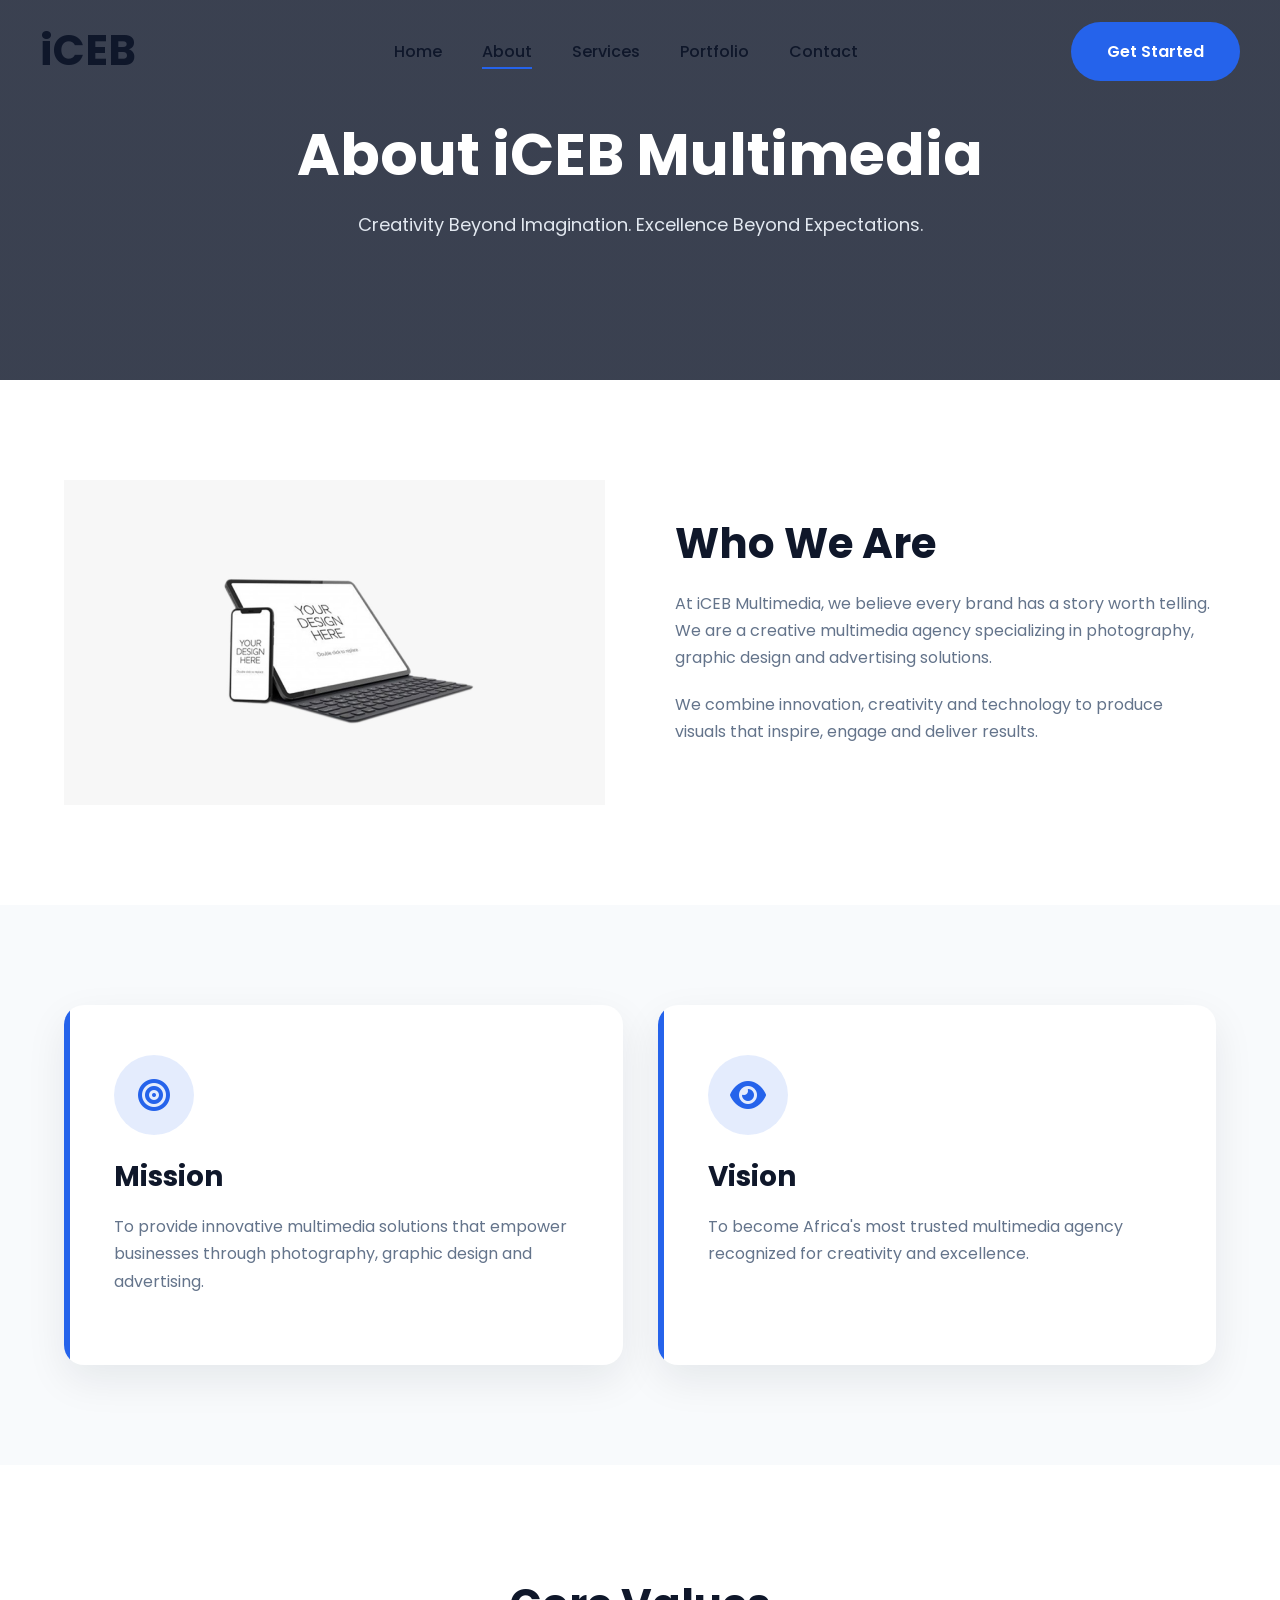
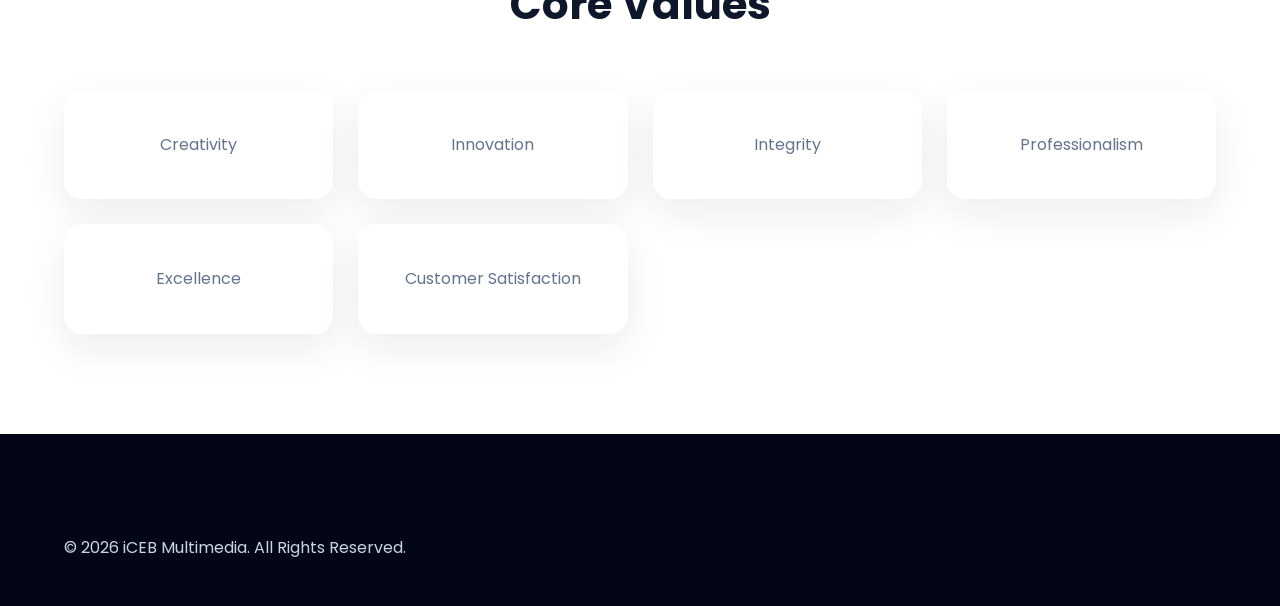
<file: ICEB MULTIMEDIAw/about.html>
<!doctype html>
<html lang="en">
  <head>
    <meta charset="UTF-8" />
    <meta name="viewport" content="width=device-width, initial-scale=1.0" />

    <title>About Us | iCEB Multimedia</title>

    <link rel="stylesheet" href="css/style.css" />
    <link rel="stylesheet" href="css/responsive.css" />

    <link rel="preconnect" href="https://fonts.googleapis.com" />

    <link rel="preconnect" href="https://fonts.gstatic.com" crossorigin />

    <link
      href="https://fonts.googleapis.com/css2?family=Poppins:wght@300;400;500;600;700;800&display=swap"
      rel="stylesheet"
    />

    <link
      rel="stylesheet"
      href="https://cdnjs.cloudflare.com/ajax/libs/font-awesome/6.7.2/css/all.min.css"
    />
  </head>

  <body>
    <!-- Navigation -->

    <header>
      <nav class="navbar">
        <div class="logo">
          <h2>iCEB</h2>
        </div>

        <ul class="nav-links">
          <li><a href="index.html">Home</a></li>

          <li><a class="active" href="about.html">About</a></li>

          <li><a href="services.html">Services</a></li>

          <li><a href="portfolio.html">Portfolio</a></li>

          <li><a href="contact.html">Contact</a></li>
        </ul>

        <a href="contact.html" class="btn">Get Started</a>
      </nav>
    </header>

    <!-- Hero -->

    <section class="page-hero">
      <div class="container">
        <h1>About iCEB Multimedia</h1>

        <p>Creativity Beyond Imagination. Excellence Beyond Expectations.</p>
      </div>
    </section>

    <!-- About -->

    <section class="section">
      <div class="container">
        <div class="about-grid">
          <div>
            <img src="images/about.jpeg" />
          </div>

          <div>
            <h2>Who We Are</h2>

            <p>
              At iCEB Multimedia, we believe every brand has a story worth
              telling. We are a creative multimedia agency specializing in
              photography, graphic design and advertising solutions.
            </p>

            <p>
              We combine innovation, creativity and technology to produce
              visuals that inspire, engage and deliver results.
            </p>
          </div>
        </div>
      </div>
    </section>

    <!-- Mission -->

    <section class="mission section">
      <div class="container">
        <div class="cards">
          <div class="card">
            <i class="fas fa-bullseye"></i>

            <h3>Mission</h3>

            <p>
              To provide innovative multimedia solutions that empower businesses
              through photography, graphic design and advertising.
            </p>
          </div>

          <div class="card">
            <i class="fas fa-eye"></i>

            <h3>Vision</h3>

            <p>
              To become Africa's most trusted multimedia agency recognized for
              creativity and excellence.
            </p>
          </div>
        </div>
      </div>
    </section>

    <!-- Core Values -->

    <section class="values section">
      <div class="container">
        <div class="section-title">
          <h2>Core Values</h2>
        </div>

        <div class="value-grid">
          <div class="value-box">Creativity</div>

          <div class="value-box">Innovation</div>

          <div class="value-box">Integrity</div>

          <div class="value-box">Professionalism</div>

          <div class="value-box">Excellence</div>

          <div class="value-box">Customer Satisfaction</div>
        </div>
      </div>
    </section>

    <footer class="footer">
      <div class="container">
        <p>© 2026 iCEB Multimedia. All Rights Reserved.</p>
      </div>
    </footer>

    <script src="js/main.js"></script>
  </body>
</html>
</file>
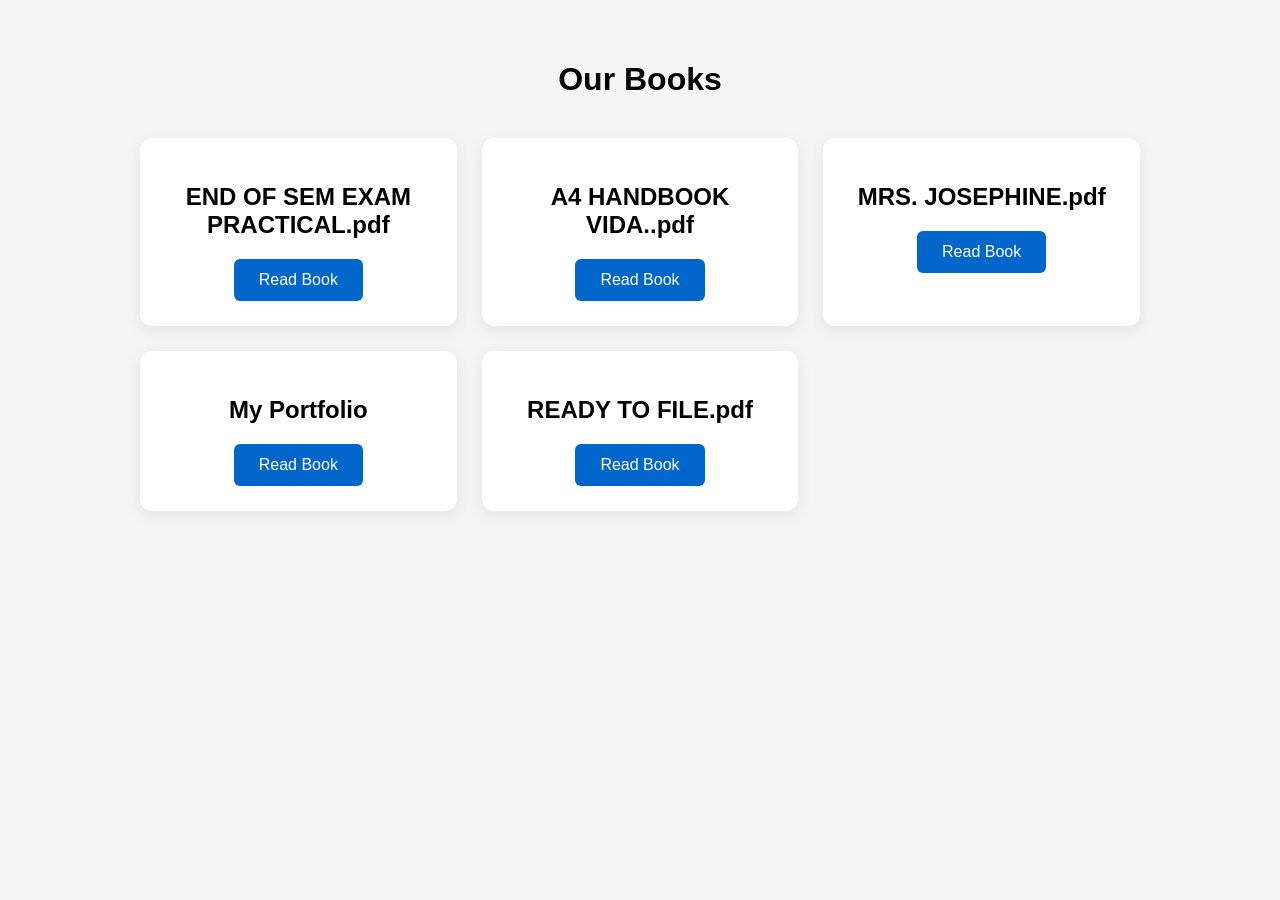
<file: ICEB MULTIMEDIAw/books.html>
<!doctype html>
<html lang="en">
  <head>
    <meta charset="UTF-8" />
    <meta name="viewport" content="width=device-width, initial-scale=1.0" />

    <title>Books | ICEB Multimedia</title>

    <style>
      body {
        font-family: Arial, sans-serif;
        margin: 0;
        padding: 40px 20px;
        background: #f5f5f5;
      }

      h1 {
        text-align: center;
        margin-bottom: 40px;
      }

      .books-container {
        max-width: 1000px;
        margin: auto;
        display: grid;
        grid-template-columns: repeat(auto-fit, minmax(250px, 1fr));
        gap: 25px;
      }

      .book {
        background: white;
        padding: 25px;
        border-radius: 12px;
        text-align: center;
        box-shadow: 0 4px 15px rgba(0, 0, 0, 0.08);
      }

      .book h2 {
        margin-bottom: 20px;
      }

      .read-btn {
        display: inline-block;
        padding: 12px 25px;
        background: #0066cc;
        color: white;
        text-decoration: none;
        border-radius: 6px;
      }

      .read-btn:hover {
        background: #004c99;
      }
    </style>
  </head>

  <body>
    <h1>Our Books</h1>

    <div class="books-container">
      <div class="book">
        <h2>END OF SEM EXAM PRACTICAL.pdf</h2>
        <a
          href="BOOKS/COMPRESSED/5240320042 WILFRED NARTEY ADDO END OF SEM EXAM PRACTICAL.pdf"
          target="_blank"
          class="read-btn"
        >
          Read Book
        </a>
      </div>

      <div class="book">
        <h2>A4 HANDBOOK VIDA..pdf</h2>
        <a
          href="BOOKS/COMPRESSED/A4 HANDBOOK VIDA..pdf"
          target="_blank"
          class="read-btn"
        >
          Read Book
        </a>
      </div>

      <div class="book">
        <h2>MRS. JOSEPHINE.pdf</h2>
        <a
          href="BOOKS/COMPRESSED/MRS. JOSEPHINE.pdf"
          target="_blank"
          class="read-btn"
        >
          Read Book
        </a>
      </div>

      <div class="book">
        <h2>My Portfolio</h2>
        <a
          href="BOOKS/COMPRESSED/MY PORTFOLIO_compressed.pdf"
          target="_blank"
          class="read-btn"
        >
          Read Book
        </a>
      </div>

      <div class="book">
        <h2>READY TO FILE.pdf</h2>
        <a
          href="BOOKS/COMPRESSED/READY TO FILE.pdf"
          target="_blank"
          class="read-btn"
        >
          Read Book
        </a>
      </div>
    </div>
  </body>
</html>
</file>
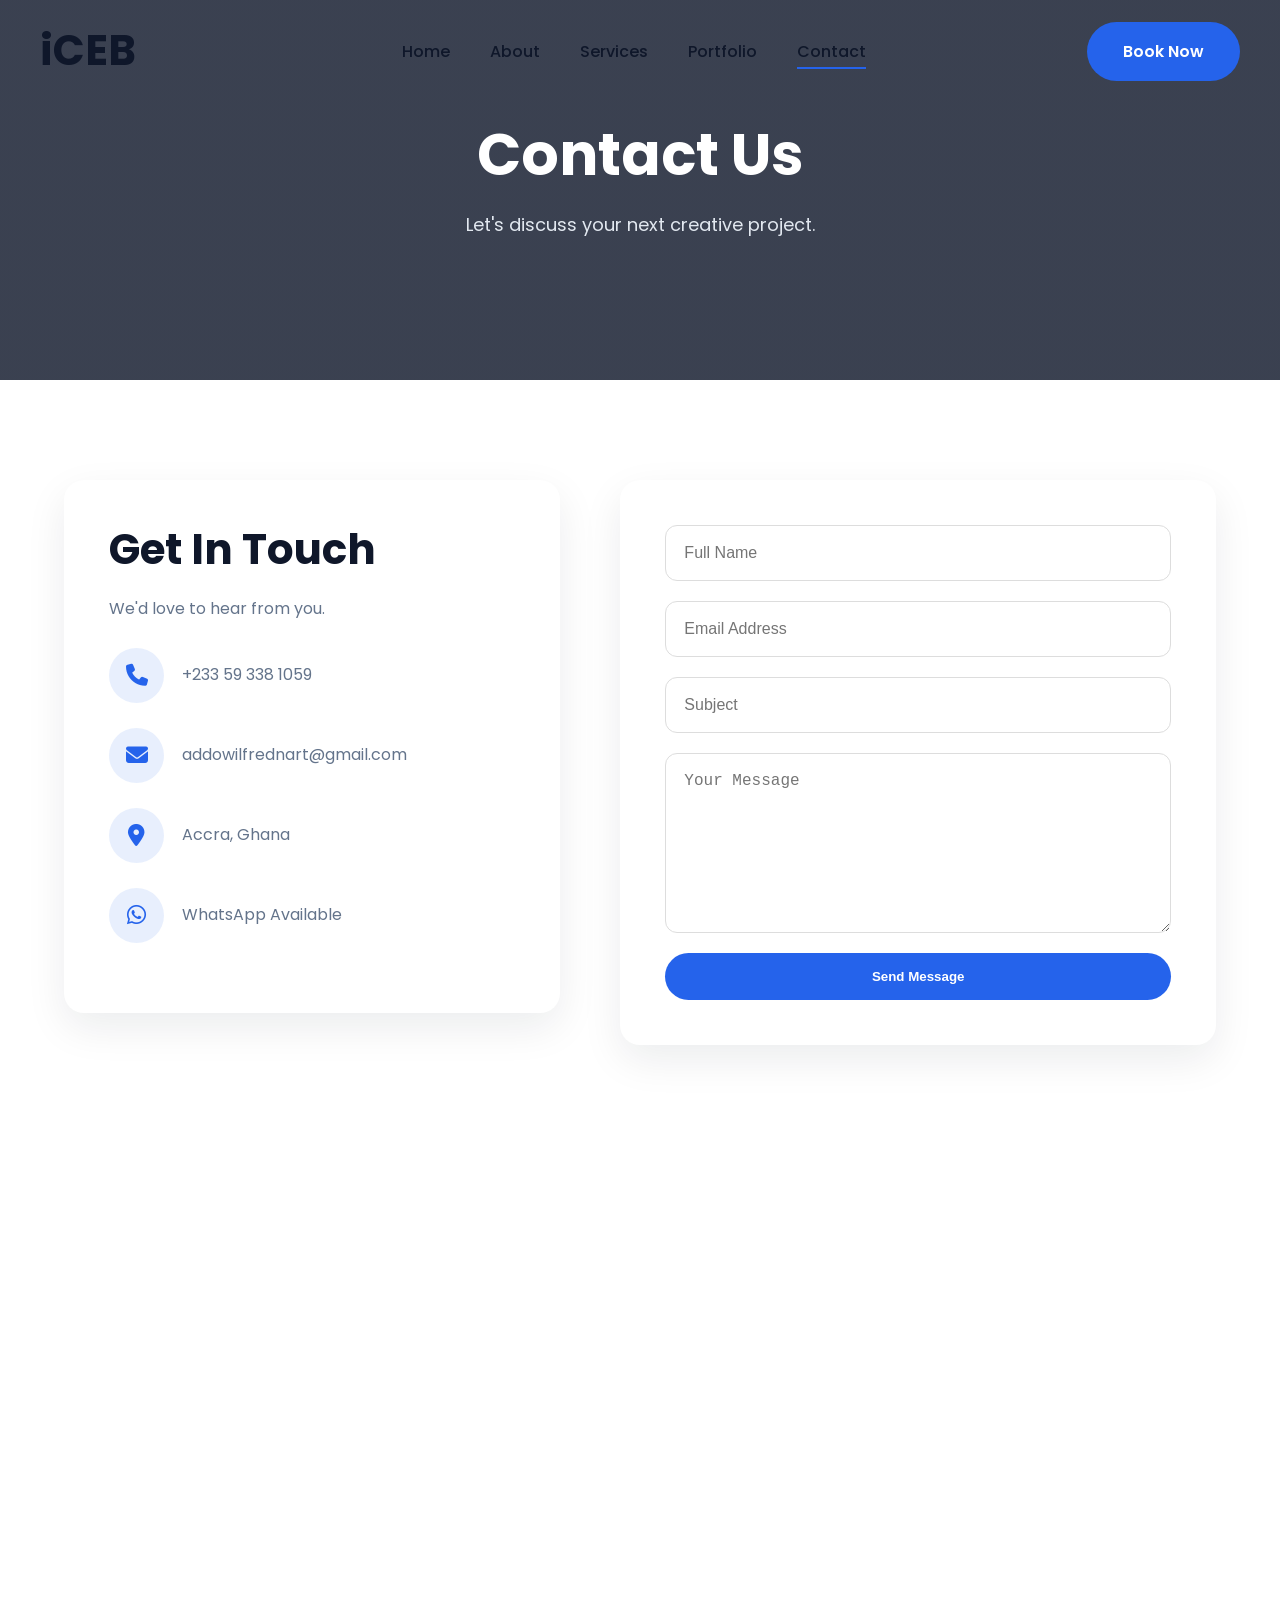
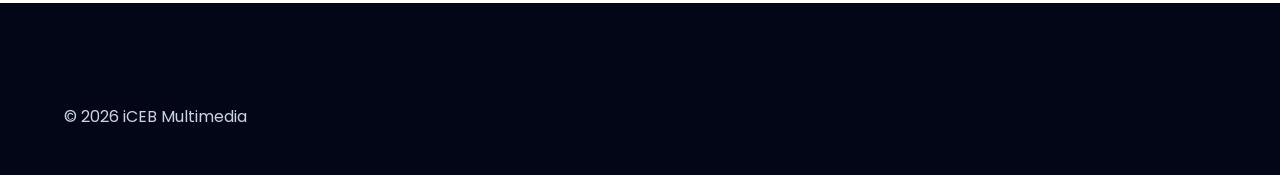
<file: ICEB MULTIMEDIAw/contact.html>
<!doctype html>

<html lang="en">
  <head>
    <meta charset="UTF-8" />

    <meta name="viewport" content="width=device-width, initial-scale=1.0" />

    <title>Contact | iCEB Multimedia</title>

    <link rel="stylesheet" href="css/style.css" />

    <link rel="stylesheet" href="css/responsive.css" />

    <link
      href="https://fonts.googleapis.com/css2?family=Poppins:wght@300;400;500;600;700;800&display=swap"
      rel="stylesheet"
    />

    <link
      rel="stylesheet"
      href="https://cdnjs.cloudflare.com/ajax/libs/font-awesome/6.7.2/css/all.min.css"
    />
  </head>

  <body>
    <header>
      <nav class="navbar">
        <div class="logo">
          <h2>iCEB</h2>
        </div>

        <ul class="nav-links">
          <li><a href="index.html">Home</a></li>

          <li><a href="about.html">About</a></li>

          <li><a href="services.html">Services</a></li>

          <li><a href="portfolio.html">Portfolio</a></li>

          <li><a class="active" href="contact.html">Contact</a></li>
        </ul>

        <a href="#" class="btn"> Book Now </a>
      </nav>
    </header>

    <section class="page-hero">
      <div class="container">
        <h1>Contact Us</h1>

        <p>Let's discuss your next creative project.</p>
      </div>
    </section>

    <section class="section">
      <div class="container">
        <div class="contact-grid">
          <div class="contact-info">
            <h2>Get In Touch</h2>

            <p>We'd love to hear from you.</p>

            <div class="contact-item">
              <i class="fas fa-phone"></i>

              <span>+233 59 338 1059</span>
            </div>

            <div class="contact-item">
              <i class="fas fa-envelope"></i>

              <span>addowilfrednart@gmail.com</span>
            </div>

            <div class="contact-item">
              <i class="fas fa-location-dot"></i>

              <span>Accra, Ghana</span>
            </div>

            <div class="contact-item">
              <i class="fab fa-whatsapp"></i>

              <span>WhatsApp Available</span>
            </div>
          </div>

          <div class="contact-form">
            <form>
              <input type="text" placeholder="Full Name" required />

              <input type="email" placeholder="Email Address" required />

              <input type="text" placeholder="Subject" />

              <textarea rows="6" placeholder="Your Message"></textarea>

              <button class="btn" type="submit">Send Message</button>
            </form>
          </div>
        </div>
      </div>
    </section>

    <section class="map">
      <iframe
        src="https://www.google.com/maps?q=Accra,Ghana&output=embed"
        allowfullscreen
        loading="lazy"
      >
      </iframe>
    </section>

    <footer class="footer">
      <div class="container">
        <p>© 2026 iCEB Multimedia</p>
      </div>
    </footer>

    <script src="js/main.js"></script>
  </body>
</html>
</file>
<file: ICEB MULTIMEDIAw/css/style.css>
@import url('https://fonts.googleapis.com/css2?family=Poppins:wght@300;400;500;600;700;800&display=swap');

/* ================= CSS Variables ================= */

:root{

    --primary:#0F172A;
    --secondary:#2563EB;
    --accent:#F59E0B;
    --white:#ffffff;
    --light:#F8FAFC;
    --gray:#64748B;
    --dark:#020617;

    --shadow:0 15px 40px rgba(15,23,42,.08);

    --radius:16px;

    --transition:.35s ease;

    --max-width:1200px;

}

/* ================= Reset ================= */

*{

    margin:0;
    padding:0;
    box-sizing:border-box;

}

html{

    scroll-behavior:smooth;

}

body{

    font-family:'Poppins',sans-serif;
    background:var(--white);
    color:var(--gray);
    line-height:1.7;
    overflow-x:hidden;

}

img{

    width:100%;
    display:block;

}

a{

    text-decoration:none;

}

ul{

    list-style:none;

}

.container{

    width:90%;
    max-width:var(--max-width);
    margin:auto;

}

.section{

    padding:100px 0;

}

/* ================= Typography ================= */

h1,h2,h3,h4{

    color:var(--primary);
    line-height:1.2;

}

h1{

    font-size:64px;

}

h2{

    font-size:42px;

}

h3{

    font-size:28px;

}

p{

    margin:20px 0;

}

.section-title{

    text-align:center;
    margin-bottom:70px;

}

.section-title span{

    color:var(--secondary);
    font-weight:600;
    letter-spacing:2px;
    text-transform:uppercase;

}

.section-title h2{

    margin:15px 0;

}

.section-title p{

    max-width:700px;
    margin:auto;

}

/* ================= Buttons ================= */

.btn{

    display:inline-flex;
    align-items:center;
    justify-content:center;

    padding:16px 36px;

    border-radius:50px;

    background:var(--secondary);

    color:#fff;

    font-weight:600;

    transition:var(--transition);

}

.btn:hover{

    background:var(--primary);

    transform:translateY(-4px);

}

.btn-outline{

    display:inline-flex;
    align-items:center;
    justify-content:center;

    padding:16px 36px;

    border:2px solid #fff;

    border-radius:50px;

    color:#fff;

    transition:var(--transition);

}

.btn-outline:hover{

    background:#fff;

    color:var(--primary);

}

/* ================= Header ================= */

header{

    position:fixed;

    top:0;
    left:0;

    width:100%;

    z-index:999;

    transition:.4s;

}

header.sticky{

    background:rgba(255,255,255,.95);

    backdrop-filter:blur(14px);

    box-shadow:var(--shadow);

}

.navbar{

    max-width:1300px;

    margin:auto;

    display:flex;

    justify-content:space-between;

    align-items:center;

    padding:22px 40px;

}

.logo{
width: 140px;
height: auto;
display: block;
    font-size:32px;

    font-weight:700;

    color:var(--secondary);

}

.nav-links{

    display:flex;

    gap:40px;

}

.nav-links a{

    color:var(--primary);

    font-weight:500;

    position:relative;

}

.nav-links a::after{

    content:"";

    position:absolute;

    left:0;

    bottom:-8px;

    width:0;

    height:3px;

    background:var(--secondary);

    transition:.3s;

}

.nav-links a:hover::after,

.nav-links .active::after{

    width:100%;

}

.menu-btn{

    display:none;

    font-size:30px;

    cursor:pointer;

}

/* ================= Hero ================= */

.hero{

    min-height:150vh;

    display:grid;

    grid-template-columns:1fr 1.9fr;

    align-items:center;

    gap:80px;

    padding:150px 8% 100px;

    background:
    linear-gradient(rgba(15,23,42,.85),rgba(15,23,42,.85));

    background-size:cover;

    background-position:center;

}

.hero h3{

    color:var(--accent);

    margin-bottom:15px;

}

.hero h1{

    color:#fff;

    margin-bottom:25px;

}

.hero p{

    color:#E2E8F0;

    font-size:30px;

    max-width:560px;

}

.hero-buttons{

    display:flex;

    gap:60px;

    margin-top:40px;

}

.hero-image{

    display:flex;

    justify-content:center;

}

.hero-image img{

    max-width:1500px;

    animation:float 4s ease-in-out infinite;

}

@keyframes float{

0%{

transform:translateY(0);

}

50%{

transform:translateY(-18px);

}

100%{

transform:translateY(0);

}

}

/* ================= Statistics ================= */

.stats{

    background:var(--light);

    padding:80px 0;

}

.stats-grid{

    display:grid;

    grid-template-columns:repeat(4,1fr);

    gap:30px;

}

.stat-box{

    background:#fff;

    padding:40px;

    border-radius:var(--radius);

    text-align:center;

    box-shadow:var(--shadow);

    transition:var(--transition);

}

.stat-box:hover{

    transform:translateY(-8px);

}

.stat-box h2{

    color:var(--secondary);

    font-size:48px;

}

.stat-box p{

    margin-top:10px;

    font-weight:600;

    color:var(--primary);

}
/* =====================================================
   PART 2 - ABOUT | MISSION | VALUES | WHY CHOOSE US
=====================================================*/

/* ================= ABOUT ================= */

.about{

    background:#fff;

}

.about-grid{

    display:grid;

    grid-template-columns:repeat(2,1fr);

    gap:70px;

    align-items:center;

}

.about-image{

    position:relative;

}

.about-image img{

    border-radius:20px;

    box-shadow:0 20px 60px rgba(0,0,0,.15);

}

.about-content h3{

    font-size:36px;

    margin-bottom:20px;

    color:var(--primary);

}

.about-content p{

    margin-bottom:18px;

    color:var(--gray);

}

.about-content .btn{

    margin-top:20px;

}

/* Decorative Shape */

.about-image::before{

    content:"";

    position:absolute;

    width:160px;

    height:160px;

    background:var(--secondary);

    opacity:.08;

    border-radius:50%;

    top:-30px;

    left:-30px;

    z-index:-1;

}

.about-image::after{

    content:"";

    position:absolute;

    width:110px;

    height:110px;

    background:var(--accent);

    opacity:.15;

    border-radius:50%;

    bottom:-25px;

    right:-20px;

    z-index:-1;

}

/* ================= MISSION & VISION ================= */

.mission{

    background:var(--light);

}

.cards{

    display:grid;

    grid-template-columns:repeat(2,1fr);

    gap:35px;

}

.card{

    background:#fff;

    padding:50px;

    border-radius:20px;

    box-shadow:var(--shadow);

    transition:.35s;

    position:relative;

    overflow:hidden;

}

.card::before{

    content:"";

    position:absolute;

    width:6px;

    height:100%;

    background:var(--secondary);

    left:0;

    top:0;

}

.card:hover{

    transform:translateY(-10px);

}

.card i{

    width:80px;

    height:80px;

    border-radius:50%;

    display:flex;

    justify-content:center;

    align-items:center;

    background:rgba(37,99,235,.12);

    color:var(--secondary);

    font-size:32px;

    margin-bottom:25px;

}

.card h3{

    margin-bottom:18px;

}

.card p{

    color:var(--gray);

}

/* ================= CORE VALUES ================= */

.values{

    background:#fff;

}

.value-grid{

    display:grid;

    grid-template-columns:repeat(4,1fr);

    gap:25px;

}

.value-box{

    background:#fff;

    border-radius:18px;

    padding:40px 25px;

    text-align:center;

    box-shadow:var(--shadow);

    transition:.35s;

}

.value-box:hover{

    background:var(--secondary);

    transform:translateY(-8px);

}

.value-box:hover i,

.value-box:hover h4{

    color:#fff;

}

.value-box i{

    font-size:42px;

    color:var(--secondary);

    margin-bottom:18px;

    transition:.35s;

}

.value-box h4{

    font-size:20px;

    color:var(--primary);

    transition:.35s;

}

/* ================= WHY CHOOSE US ================= */

.why-us{

    background:var(--light);

}

.choose-grid{

    display:grid;

    grid-template-columns:repeat(3,1fr);

    gap:30px;

}

.choose-item{

    background:#fff;

    padding:40px 30px;

    border-radius:18px;

    text-align:center;

    transition:.35s;

    box-shadow:var(--shadow);

}

.choose-item:hover{

    transform:translateY(-10px);

    background:var(--primary);

}

.choose-item:hover i,

.choose-item:hover h4,

.choose-item:hover p{

    color:#fff;

}

.choose-item i{

    font-size:42px;

    color:var(--secondary);

    margin-bottom:20px;

    transition:.35s;

}

.choose-item h4{

    margin-bottom:15px;

    color:var(--primary);

    transition:.35s;

}

.choose-item p{

    color:var(--gray);

    transition:.35s;

}

/* ================= PAGE HERO ================= */

.page-hero{

    height:380px;

    background:
    linear-gradient(rgba(15,23,42,.82),rgba(15,23,42,.82));

    background-size:cover;

    background-position:center;

    display:flex;

    justify-content:center;

    align-items:center;

    text-align:center;

}

.page-hero h1{

    color:#fff;

    font-size:58px;

    margin-bottom:15px;

}

.page-hero p{

    color:#E2E8F0;

    font-size:18px;

}
/* =====================================================
   PART 3 - SERVICES | PORTFOLIO | TESTIMONIALS | CTA
=====================================================*/

/* ================= SERVICES ================= */

.services{

    background:#ffffff;

}

.services-grid{

    display:grid;

    grid-template-columns:repeat(auto-fit,minmax(320px,1fr));

    gap:35px;

    margin-top:60px;

}

.service-card{

    background:#fff;

    padding:45px 35px;

    border-radius:20px;

    box-shadow:var(--shadow);

    transition:.4s;

    position:relative;

    overflow:hidden;

}

.service-card::before{

    content:"";

    position:absolute;

    left:0;

    top:0;

    width:100%;

    height:5px;

    background:linear-gradient(90deg,var(--secondary),var(--accent));

}

.service-card:hover{

    transform:translateY(-12px);

    box-shadow:0 25px 50px rgba(0,0,0,.12);

}

.service-icon{

    width:85px;

    height:85px;

    border-radius:50%;

    background:rgba(37,99,235,.1);

    display:flex;

    justify-content:center;

    align-items:center;

    margin-bottom:25px;

}

.service-icon i{

    font-size:36px;

    color:var(--secondary);

}

.service-card h3{

    margin-bottom:20px;

    color:var(--primary);

}

.service-card p{

    margin-bottom:20px;

}

.service-card ul{

    margin:25px 0;

}

.service-card ul li{

    padding:8px 0;

    color:var(--gray);

    position:relative;

    padding-left:28px;

}

.service-card ul li::before{

    content:"âœ“";

    position:absolute;

    left:0;

    color:var(--secondary);

    font-weight:700;

}

.service-btn{

    display:inline-block;

    margin-top:20px;

    color:var(--secondary);

    font-weight:600;

}

.service-btn:hover{

    color:var(--accent);

}

/* ================= PORTFOLIO ================= */

.portfolio{

    background:var(--light);

}

.portfolio-filter{

    display:flex;

    justify-content:center;

    flex-wrap:wrap;

    gap:15px;

    margin-bottom:50px;

}

.portfolio-filter button{

    padding:12px 28px;

    border:none;

    border-radius:40px;

    background:#fff;

    cursor:pointer;

    font-weight:600;

    transition:.3s;

    box-shadow:var(--shadow);

}

.portfolio-filter button:hover,

.portfolio-filter .active{

    background:var(--secondary);

    color:#fff;

}

.portfolio-grid{

    display:grid;

    grid-template-columns:repeat(auto-fit,minmax(320px,1fr));

    gap:25px;

}

.portfolio-item{

    position:relative;

    overflow:hidden;

    border-radius:18px;

    cursor:pointer;

}

.portfolio-item img{

    width:100%;

    height:320px;

    object-fit:cover;

    transition:.5s;

}

.portfolio-overlay{

    position:absolute;

    inset:0;

    background:rgba(15,23,42,.8);

    display:flex;

    justify-content:center;

    align-items:center;

    opacity:0;

    transition:.4s;

}

.portfolio-overlay h3{

    color:#fff;

    transform:translateY(20px);

    transition:.4s;

}

.portfolio-item:hover img{

    transform:scale(1.1);

}

.portfolio-item:hover .portfolio-overlay{

    opacity:1;

}

.portfolio-item:hover .portfolio-overlay h3{

    transform:translateY(0);

}

.portfolio-btn{

    text-align:center;

    margin-top:60px;

}

/* ================= TESTIMONIALS ================= */

.testimonials{

    background:#fff;

}

.testimonial-grid{

    display:grid;

    grid-template-columns:repeat(auto-fit,minmax(320px,1fr));

    gap:30px;

}

.testimonial-card{

    background:#fff;

    padding:40px;

    border-radius:20px;

    box-shadow:var(--shadow);

    position:relative;

    transition:.35s;

}

.testimonial-card:hover{

    transform:translateY(-10px);

}

.testimonial-card::before{

    content:"â";

    position:absolute;

    top:20px;

    right:30px;

    font-size:60px;

    color:rgba(37,99,235,.1);

}

.testimonial-card p{

    font-style:italic;

    margin-bottom:25px;

}

.testimonial-card h4{

    color:var(--secondary);

}

/* ================= CTA ================= */

.cta{

    padding:100px 0;

    background:linear-gradient(135deg,var(--secondary),var(--primary));

    text-align:center;

}

.cta h2{

    color:#fff;

    font-size:46px;

    margin-bottom:20px;

}

.cta p{

    color:#E2E8F0;

    max-width:700px;

    margin:0 auto 40px;

    font-size:18px;

}

.cta .btn{

    background:#fff;

    color:var(--primary);

}

.cta .btn:hover{

    background:var(--accent);

    color:#fff;

}
/* =====================================================
   PART 4 - CONTACT | FOOTER | FLOATING BUTTONS | UTILITIES
=====================================================*/

/* ================= CONTACT ================= */

.contact{

    background:var(--light);

}

.contact-grid{

    display:grid;

    grid-template-columns:1fr 1.2fr;

    gap:60px;

    align-items:start;

}

.contact-info{

    background:#fff;

    padding:45px;

    border-radius:20px;

    box-shadow:var(--shadow);

}

.contact-info h2{

    margin-bottom:20px;

}

.contact-item{

    display:flex;

    align-items:center;

    gap:18px;

    margin:25px 0;

}

.contact-item i{

    width:55px;

    height:55px;

    border-radius:50%;

    background:rgba(37,99,235,.1);

    color:var(--secondary);

    display:flex;

    justify-content:center;

    align-items:center;

    font-size:22px;

}

.contact-form{

    background:#fff;

    padding:45px;

    border-radius:20px;

    box-shadow:var(--shadow);

}

.contact-form form{

    display:flex;

    flex-direction:column;

    gap:20px;

}

.contact-form input,

.contact-form textarea{

    width:100%;

    padding:18px;

    border:1px solid #ddd;

    border-radius:12px;

    outline:none;

    font-size:16px;

    transition:.3s;

}

.contact-form input:focus,

.contact-form textarea:focus{

    border-color:var(--secondary);

    box-shadow:0 0 0 3px rgba(37,99,235,.15);

}

.contact-form textarea{

    resize:vertical;

    min-height:180px;

}

.contact-form button{

    border:none;

    cursor:pointer;

}

/* ================= MAP ================= */

.map iframe{

    width:100%;

    height:450px;

    border:none;

}

/* ================= FOOTER ================= */

.footer{

    background:var(--dark);

    color:#CBD5E1;

    padding:80px 0 25px;

}

.footer-grid{

    display:grid;

    grid-template-columns:2fr 1fr 1fr 1fr;

    gap:40px;

    margin-bottom:60px;

}

.footer h3,

.footer h4{

    color:#fff;

    margin-bottom:20px;

}

.footer p{

    color:#CBD5E1;

}

.footer ul li{

    margin:12px 0;

}

.footer ul li a{

    color:#CBD5E1;

    transition:.3s;

}

.footer ul li a:hover{

    color:var(--accent);

    padding-left:6px;

}

.footer-social{

    display:flex;

    gap:15px;

    margin-top:25px;

}

.footer-social a{

    width:45px;

    height:45px;

    border-radius:50%;

    background:#1E293B;

    color:#fff;

    display:flex;

    justify-content:center;

    align-items:center;

    transition:.3s;

}

.footer-social a:hover{

    background:var(--secondary);

    transform:translateY(-5px);

}

.footer-bottom{

    text-align:center;

    border-top:1px solid rgba(255,255,255,.08);

    padding-top:25px;

}

/* ================= WHATSAPP ================= */

.whatsapp{

    position:fixed;

    right:25px;

    bottom:25px;

    width:65px;

    height:65px;

    border-radius:50%;

    background:#25D366;

    color:#fff;

    display:flex;

    justify-content:center;

    align-items:center;

    font-size:30px;

    text-decoration:none;

    box-shadow:0 10px 25px rgba(0,0,0,.2);

    z-index:999;

    transition:.3s;

}

.whatsapp:hover{

    transform:scale(1.1);

}

/* ================= BACK TO TOP ================= */

.back-top{

    position:fixed;

    right:25px;

    bottom:105px;

    width:55px;

    height:55px;

    border:none;

    border-radius:50%;

    background:var(--secondary);

    color:#fff;

    cursor:pointer;

    display:flex;

    justify-content:center;

    align-items:center;

    opacity:0;

    visibility:hidden;

    transition:.35s;

    z-index:999;

}

.back-top.show{

    opacity:1;

    visibility:visible;

}

.back-top:hover{

    background:var(--primary);

}

/* ================= SCROLLBAR ================= */

::-webkit-scrollbar{

    width:10px;

}

::-webkit-scrollbar-track{

    background:#f1f5f9;

}

::-webkit-scrollbar-thumb{

    background:var(--secondary);

    border-radius:20px;

}

::-webkit-scrollbar-thumb:hover{

    background:var(--primary);

}

/* ================= UTILITIES ================= */

.text-center{

    text-align:center;

}

.mt-1{margin-top:10px;}
.mt-2{margin-top:20px;}
.mt-3{margin-top:30px;}
.mt-4{margin-top:40px;}
.mt-5{margin-top:50px;}

.mb-1{margin-bottom:10px;}
.mb-2{margin-bottom:20px;}
.mb-3{margin-bottom:30px;}
.mb-4{margin-bottom:40px;}
.mb-5{margin-bottom:50px;}

/* ================= ANIMATIONS ================= */

.fade-up{

    animation:fadeUp .9s ease both;

}

@keyframes fadeUp{

    from{

        opacity:0;

        transform:translateY(40px);

    }

    to{

        opacity:1;

        transform:translateY(0);

    }

}

.zoom-in{

    animation:zoomIn .8s ease both;

}

@keyframes zoomIn{

    from{

        opacity:0;

        transform:scale(.8);

    }

    to{

        opacity:1;

        transform:scale(1);

    }

}

/* ================= SELECTION ================= */

/* =====================================================
   PART 5 - HOMEPAGE EXTENSIONS
=====================================================*/

/* ================= SECTION TAG ================= */

.section-tag{

    display:inline-block;

    padding:8px 20px;

    background:rgba(37,99,235,.1);

    color:var(--secondary);

    border-radius:50px;

    font-size:14px;

    font-weight:600;

    letter-spacing:1px;

    margin-bottom:20px;

    text-transform:uppercase;

}

/* ================= REVERSE GRID ================= */

.reverse{

    direction:rtl;

}

.reverse>*{

    direction:ltr;

}

/* ================= SERVICE LIST ================= */

.service-list{

    margin:30px 0;

}

.service-list li{

    padding:10px 0;

    display:flex;

    align-items:center;

    gap:12px;

    color:var(--gray);

}

.service-list li::before{

    content:"âœ”";

    width:28px;

    height:28px;

    border-radius:50%;

    background:rgba(37,99,235,.12);

    color:var(--secondary);

    display:flex;

    justify-content:center;

    align-items:center;

    font-size:14px;

    font-weight:bold;

    flex-shrink:0;

}

/* ================= CLIENT LOGOS ================= */

.clients{

    padding:70px 0;

    background:#fff;

}

.client-grid{

    display:grid;

    grid-template-columns:repeat(5,1fr);

    gap:40px;

    align-items:center;

    margin-top:50px;

}

.client-grid img{

    width:100%;

    max-width:150px;

    margin:auto;

    filter:grayscale(100%);

    opacity:.65;

    transition:.35s;

}

.client-grid img:hover{

    filter:none;

    opacity:1;

    transform:scale(1.08);

}

/* ================= PROCESS ================= */

.process{

    background:#fff;

}

.process-grid{

    display:grid;

    grid-template-columns:repeat(4,1fr);

    gap:30px;

    margin-top:60px;

}

.process-card{

    background:#fff;

    text-align:center;

    padding:40px 25px;

    border-radius:20px;

    box-shadow:var(--shadow);

    transition:.35s;

}

.process-card:hover{

    transform:translateY(-10px);

}

.process-card .number{

    width:70px;

    height:70px;

    margin:auto;

    margin-bottom:25px;

    border-radius:50%;

    background:var(--secondary);

    color:#fff;

    display:flex;

    justify-content:center;

    align-items:center;

    font-size:24px;

    font-weight:700;

}

.process-card h3{

    margin-bottom:15px;

}

.process-card p{

    color:var(--gray);

}

/* ================= TESTIMONIAL CLIENT ================= */

.client-info{

    display:flex;

    align-items:center;

    gap:15px;

    margin-top:25px;

}

.client-info img{

    width:65px;

    height:65px;

    border-radius:50%;

    object-fit:cover;

}

.client-info h4{

    margin-bottom:5px;

}

.client-info span{

    color:var(--gray);

    font-size:14px;

}

/* ================= STAR RATING ================= */

.stars{

    color:#FBBF24;

    margin-bottom:18px;

    font-size:18px;

}

/* ================= FOOTER LOGO ================= */

.footer-logo{

    width:180px;

    margin-bottom:20px;

}

/* ================= HERO BUTTONS ================= */

.hero-buttons{

    display:flex;

    gap:20px;

    flex-wrap:wrap;

    margin-top:35px;

}

.btn-outline{

    display:inline-flex;

    align-items:center;

    justify-content:center;

    padding:15px 35px;

    border:2px solid #fff;

    color:#fff;

    border-radius:50px;

    font-weight:600;

    transition:.35s;

}

.btn-outline:hover{

    background:#fff;

    color:var(--primary);

}

/* ================= IMAGE STYLING ================= */

.about-image img,

.hero-image img{

    width:100%;

    display:block;

}

.photography img,

.graphic-design img,

.advertising img{

    width:100%;

    border-radius:20px;

    box-shadow:var(--shadow);

}::selection{

    background:var(--secondary);

    color:#fff;

}
/* =====================================================
   PART 6 - RESPONSIVE DESIGN
=====================================================*/

/* ================= LARGE SCREENS ================= */

@media (max-width: 1200px){

    .container{

        width:90%;

    }

}

/* ================= TABLETS ================= */

@media (max-width:992px){

    section{

        padding:80px 0;

    }

    .hero{

        grid-template-columns:1fr;

        text-align:center;

        gap:50px;

    }

    .hero-content{

        order:2;

    }

    .hero-image{

        order:1;

    }

    .about-grid{

        grid-template-columns:1fr;

        gap:50px;

    }

    .cards{

        grid-template-columns:1fr;

    }

    .value-grid{

        grid-template-columns:repeat(2,1fr);

    }

    .choose-grid{

        grid-template-columns:repeat(2,1fr);

    }

    .process-grid{

        grid-template-columns:repeat(2,1fr);

    }

    .contact-grid{

        grid-template-columns:1fr;

    }

    .footer-grid{

        grid-template-columns:repeat(2,1fr);

    }

    .client-grid{

        grid-template-columns:repeat(3,1fr);

    }

}

/* ================= MOBILE NAVIGATION ================= */

@media (max-width:768px){

    .navbar{

        padding:18px 5%;

    }

    .menu-btn{

        display:block;

        font-size:28px;

        cursor:pointer;

        color:var(--primary);

    }

    .nav-links{

        position:absolute;

        top:100%;

        left:0;

        width:100%;

        background:#fff;

        display:flex;

        flex-direction:column;

        align-items:center;

        max-height:0;

        overflow:hidden;

        transition:.4s;

        box-shadow:0 15px 35px rgba(0,0,0,.1);

    }

    .nav-links.active{

        max-height:500px;

        padding:20px 0;

    }

    .nav-links li{

        margin:15px 0;

    }

    .navbar .btn{

        display:none;

    }

    .hero{

        padding-top:120px;

    }

    .hero h1{

        font-size:42px;

        line-height:1.2;

    }

    .hero p{

        font-size:17px;

    }

    .hero-buttons{

        justify-content:center;

    }

    .section-title h2{

        font-size:34px;

    }

    .client-grid{

        grid-template-columns:repeat(2,1fr);

        gap:25px;

    }

    .stats-grid{

        grid-template-columns:repeat(2,1fr);

        gap:25px;

    }

    .services-grid{

        grid-template-columns:1fr;

    }

    .portfolio-grid{

        grid-template-columns:1fr;

    }

    .testimonial-grid{

        grid-template-columns:1fr;

    }

    .value-grid{

        grid-template-columns:1fr;

    }

    .choose-grid{

        grid-template-columns:1fr;

    }

    .process-grid{

        grid-template-columns:1fr;

    }

    .footer-grid{

        grid-template-columns:1fr;

        text-align:center;

    }

    .footer-social{

        justify-content:center;

    }

}

/* ================= SMALL DEVICES ================= */

@media (max-width:576px){

    section{

        padding:70px 0;

    }

    .hero h1{

        font-size:34px;

    }

    .hero p{

        font-size:16px;

    }

    .btn,

    .btn-outline{

        width:100%;

    }

    .hero-buttons{

        flex-direction:column;

    }

    .stats-grid{

        grid-template-columns:1fr;

    }

    .stat-box{

        padding:35px;

    }

    .contact-form,

    .contact-info{

        padding:30px;

    }

    .page-hero{

        height:280px;

    }

    .page-hero h1{

        font-size:40px;

    }

    .footer{

        padding:60px 0 20px;

    }

}

/* ================= EXTRA SMALL DEVICES ================= */

@media (max-width:400px){

    .hero h1{

        font-size:30px;

    }

    .section-title h2{

        font-size:28px;

    }

    .process-card,

    .service-card,

    .testimonial-card{

        padding:30px 20px;

    }

    .contact-item{

        flex-direction:column;

        text-align:center;

    }

}
/* =====================================================
   PART 7 - FINAL POLISH
=====================================================*/

/* ================= IMAGE EFFECTS ================= */

img{

    max-width:100%;

    display:block;

}

.image-hover{

    overflow:hidden;

    border-radius:20px;

}

.image-hover img{

    transition:transform .6s ease;

}

.image-hover:hover img{

    transform:scale(1.08);

}

/* ================= BUTTON EFFECTS ================= */

.btn{

    position:relative;

    overflow:hidden;

}

.btn::before{

    content:"";

    position:absolute;

    top:0;

    left:-100%;

    width:100%;

    height:100%;

    background:rgba(255,255,255,.2);

    transition:.5s;

}

.btn:hover::before{

    left:100%;

}

/* ================= CARD EFFECTS ================= */

.service-card,

.value-box,

.choose-item,

.process-card,

.testimonial-card{

    border:1px solid transparent;

}

.service-card:hover,

.value-box:hover,

.choose-item:hover,

.process-card:hover,

.testimonial-card:hover{

    border-color:rgba(37,99,235,.15);

}

/* ================= NAVIGATION ================= */

.nav-links a{

    position:relative;

}

.nav-links a::after{

    content:"";

    position:absolute;

    left:0;

    bottom:-6px;

    width:0;

    height:2px;

    background:var(--secondary);

    transition:.3s;

}

.nav-links a:hover::after,

.nav-links a.active::after{

    width:100%;

}

/* ================= FORM ================= */

input:focus,

textarea:focus{

    outline:none;

}

input.error,

textarea.error{

    border:2px solid crimson;

}

input.success,

textarea.success{

    border:2px solid #22c55e;

}

/* ================= PORTFOLIO ================= */

.portfolio-item{

    box-shadow:var(--shadow);

}

.portfolio-overlay{

    flex-direction:column;

    gap:10px;

}

.portfolio-overlay p{

    color:#fff;

    font-size:15px;

}

/* ================= SECTION TITLES ================= */

.section-title{

    text-align:center;

    max-width:750px;

    margin:0 auto 60px;

}

.section-title span{

    color:var(--secondary);

    font-weight:600;

    text-transform:uppercase;

    letter-spacing:1px;

}

.section-title h2{

    margin:15px 0;

}

.section-title p{

    color:var(--gray);

}

/* ================= FOOTER ================= */

.footer ul{

    padding:0;

}

.footer ul li{

    list-style:none;

}

/* ================= LOADER ================= */

.loader{

    position:fixed;

    inset:0;

    background:#fff;

    display:flex;

    justify-content:center;

    align-items:center;

    z-index:9999;

}

.loader::after{

    content:"";

    width:60px;

    height:60px;

    border:6px solid #ddd;

    border-top:6px solid var(--secondary);

    border-radius:50%;

    animation:spin 1s linear infinite;

}

@keyframes spin{

    100%{

        transform:rotate(360deg);

    }

}

/* ================= FADE IN ================= */

.fade{

    opacity:0;

    animation:fade .8s forwards;

}

@keyframes fade{

    to{

        opacity:1;

    }

}

/* ================= SCROLL BEHAVIOUR ================= */

html{

    scroll-behavior:smooth;

}

/* ================= HOVER LIFT ================= */

.hover-lift{

    transition:.35s;

}

.hover-lift:hover{

    transform:translateY(-10px);

}

/* ================= SHADOW ================= */

.shadow{

    box-shadow:0 20px 50px rgba(0,0,0,.08);

}

/* ================= BORDER RADIUS ================= */

.rounded{

    border-radius:20px;

}

/* ================= HIDE SCROLLBAR (OPTIONAL) ================= */

.hide-scrollbar{

    scrollbar-width:none;

}

.hide-scrollbar::-webkit-scrollbar{

    display:none;

}

/* ================= PRINT ================= */

@media print{

    header,

    footer,

    .whatsapp,

    .back-top{

        display:none;

    }

    body{

        background:#fff;

        color:#000;

    }

}
</file>
<file: ICEB MULTIMEDIAw/css/responsive.css>
@media (max-width:1024px){

.hero{
grid-template-columns:1fr;
text-align:center;
padding:140px 5% 80px;
}

.hero-content{
order:2;
}

.hero-image{
order:1;
margin-bottom:40px;
}

.hero h1{
font-size:50px;
}

.about-grid,
.choose-grid,
.services-grid,
.portfolio-grid,
.testimonial-grid,
.cards{

grid-template-columns:repeat(2,1fr);

}

.stats-grid{
grid-template-columns:repeat(2,1fr);
}

}

/* Tablets */

@media (max-width:768px){

.nav-links{

position:absolute;
top:80px;
left:-100%;
width:100%;
background:#003366;
flex-direction:column;
padding:30px;
transition:.4s;

}

.nav-links.active{
left:0;
}

.nav-links li{
margin:15px 0;
}

.nav-links a{
color:#fff;
}

.menu-btn{
display:block;
color:#003366;
}

.btn{
display:inline-block;
margin-top:10px;
}

.hero{

padding-top:140px;

}

.hero h1{

font-size:42px;

}

.hero p{

font-size:16px;

}

.about-grid,
.cards,
.services-grid,
.choose-grid,
.stats-grid,
.portfolio-grid,
.testimonial-grid,
.footer-grid{

grid-template-columns:1fr;

}

.section{

padding:80px 0;

}

.section-title h2{

font-size:34px;

}

}

/* Mobile */

@media(max-width:576px){

.container{

width:92%;

}

.hero{

padding:130px 20px 60px;

}

.hero h1{

font-size:34px;

}

.hero h3{

font-size:20px;

}

.hero-buttons{

display:flex;
flex-direction:column;
gap:15px;

}

.btn,
.btn-outline{

width:100%;
text-align:center;
margin:0;

}

.section-title h2{

font-size:28px;

}

.section-title p{

font-size:15px;

}

.card,
.service-card,
.choose-item,
.value-box,
.testimonial-card,
.stat-box{

padding:25px;

}

.footer{

text-align:center;

}

.footer-grid{

grid-template-columns:1fr;

}

.footer-social{

justify-content:center;

}

.whatsapp{

width:55px;
height:55px;
right:15px;
bottom:20px;

}

.back-top{

right:15px;
bottom:90px;

}

}
</file>
